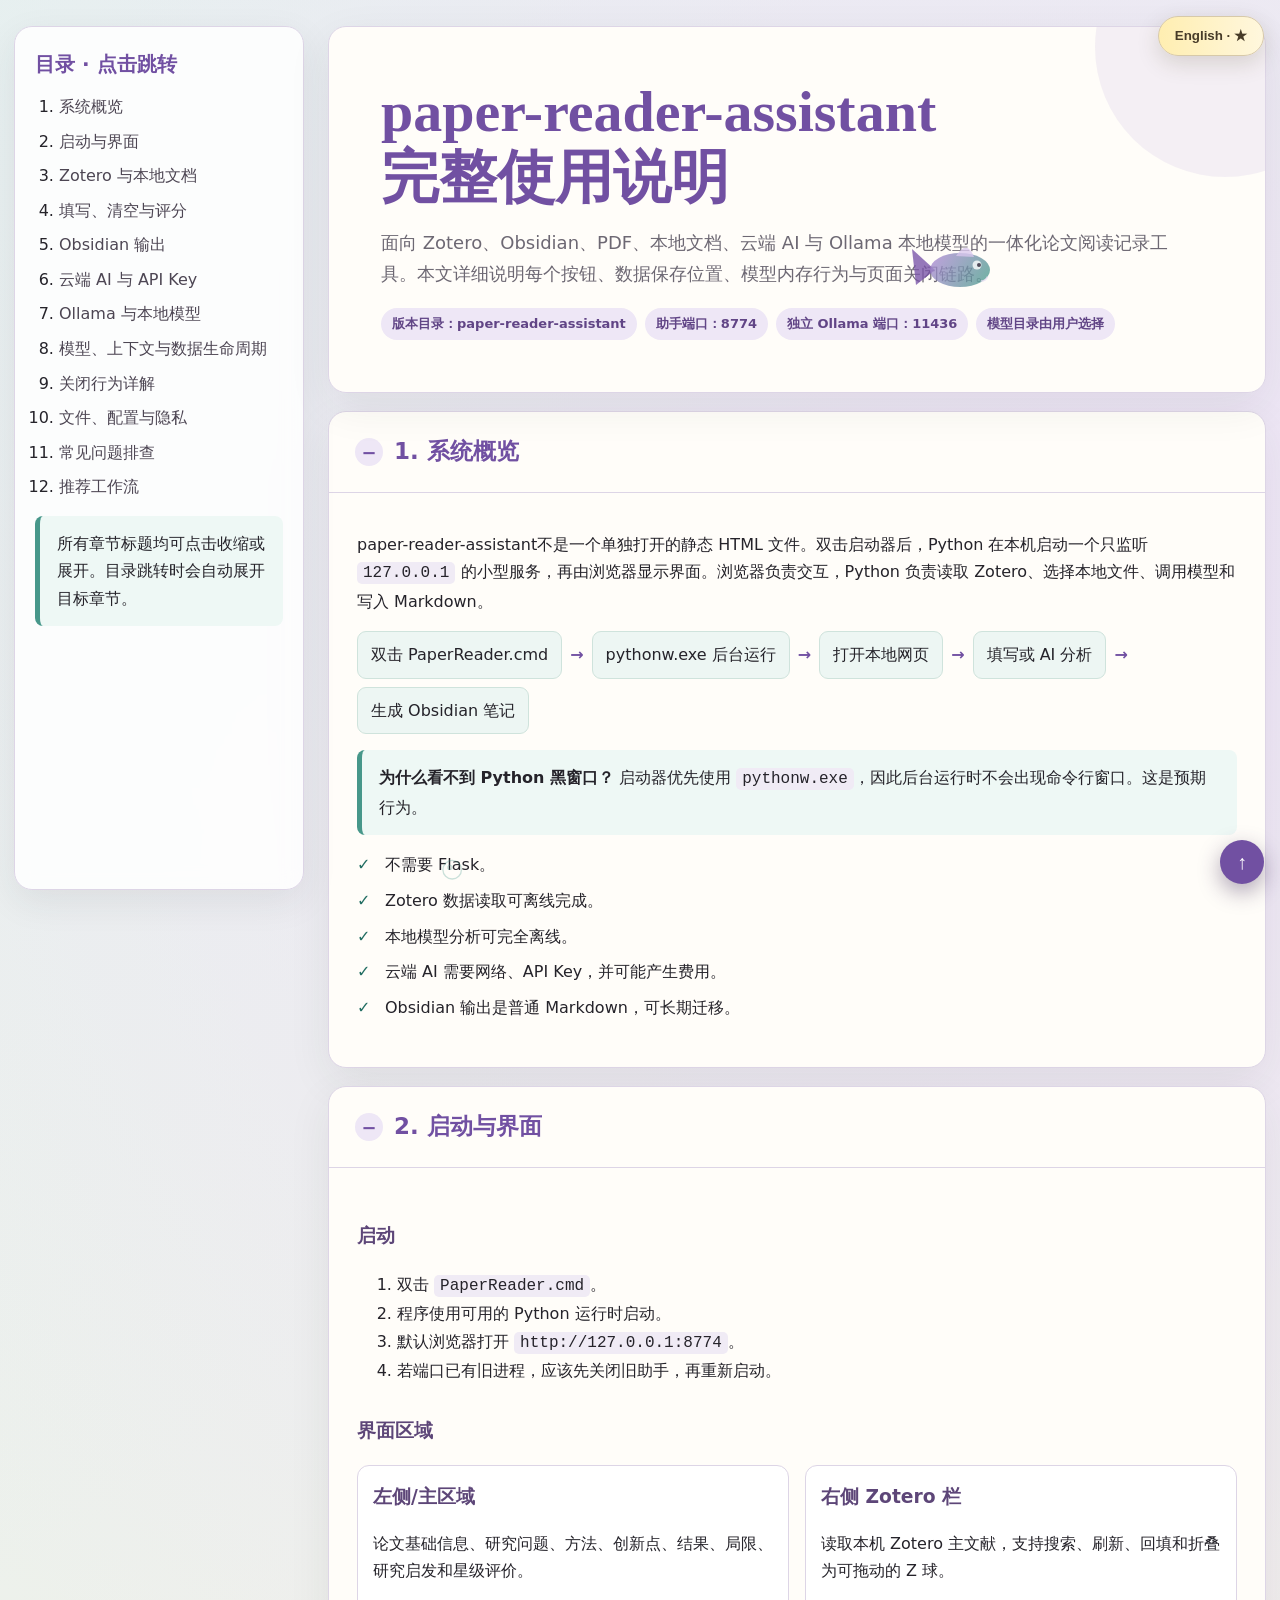
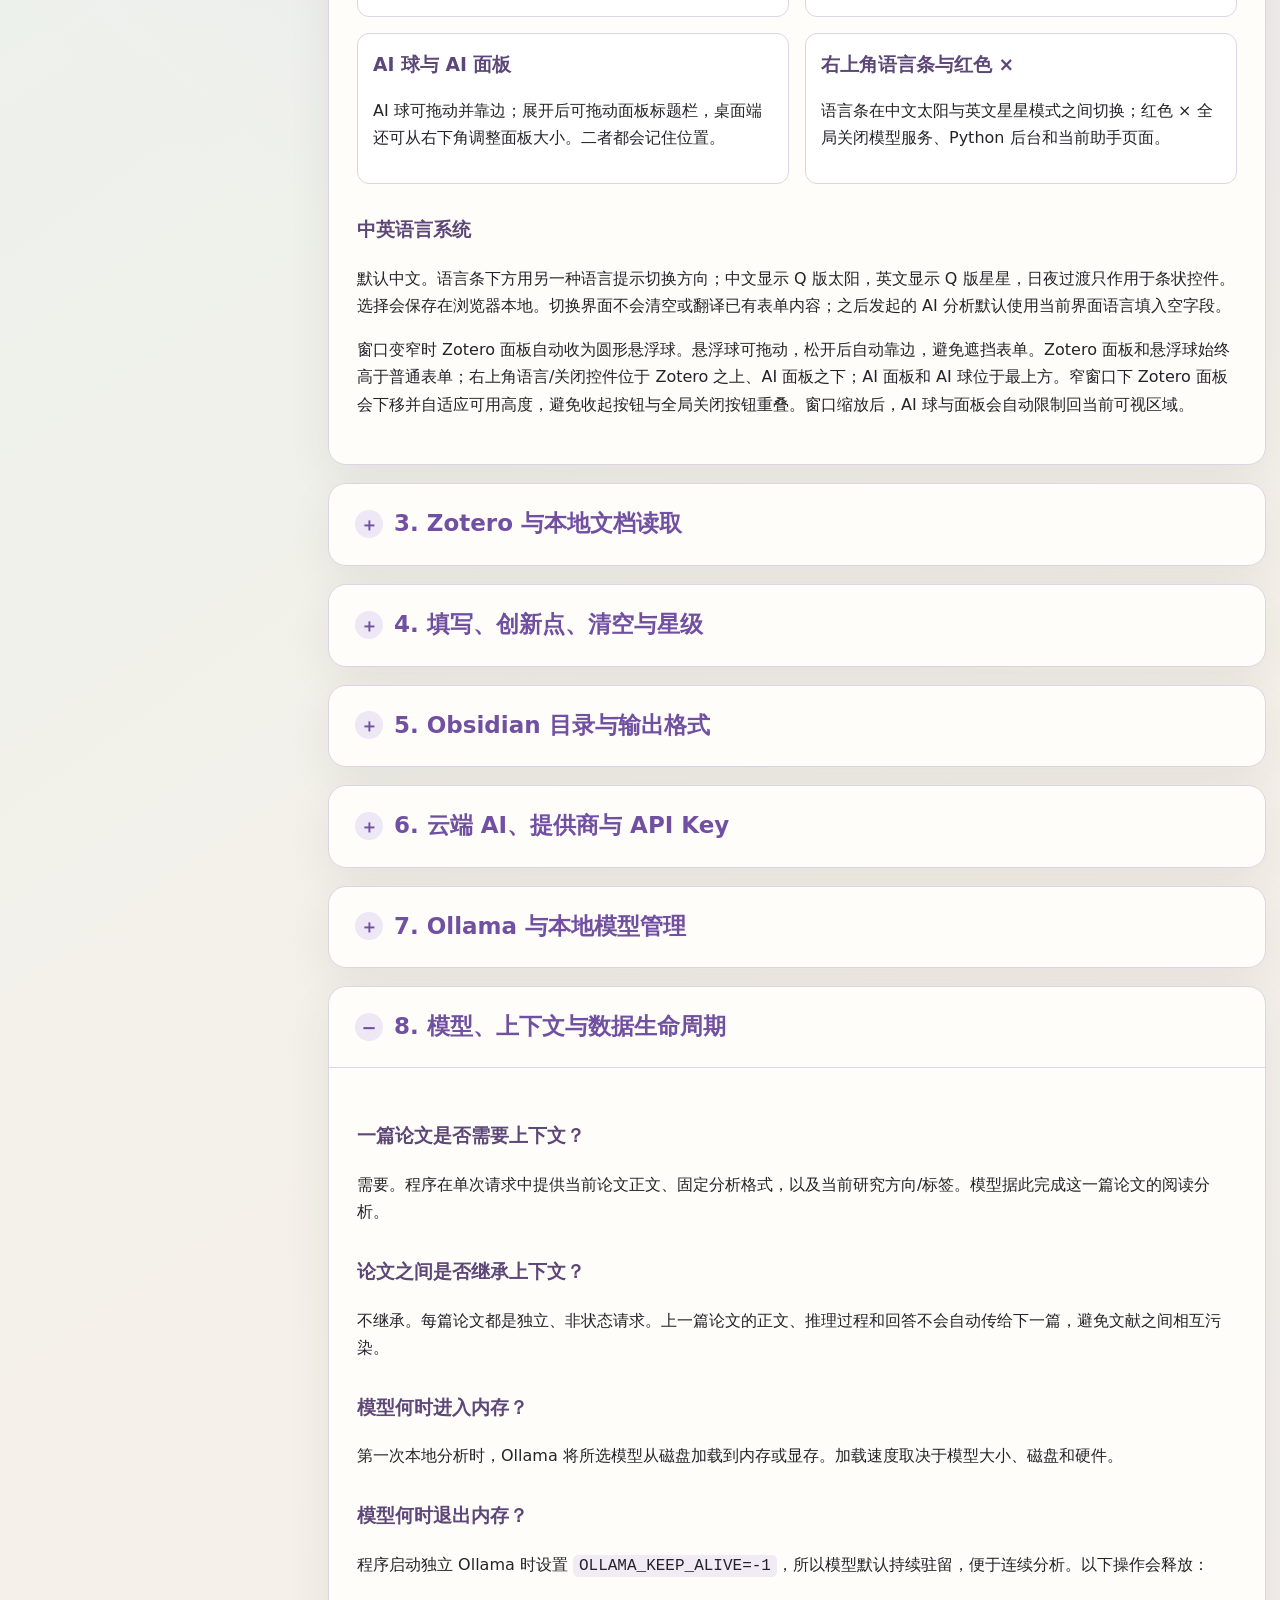
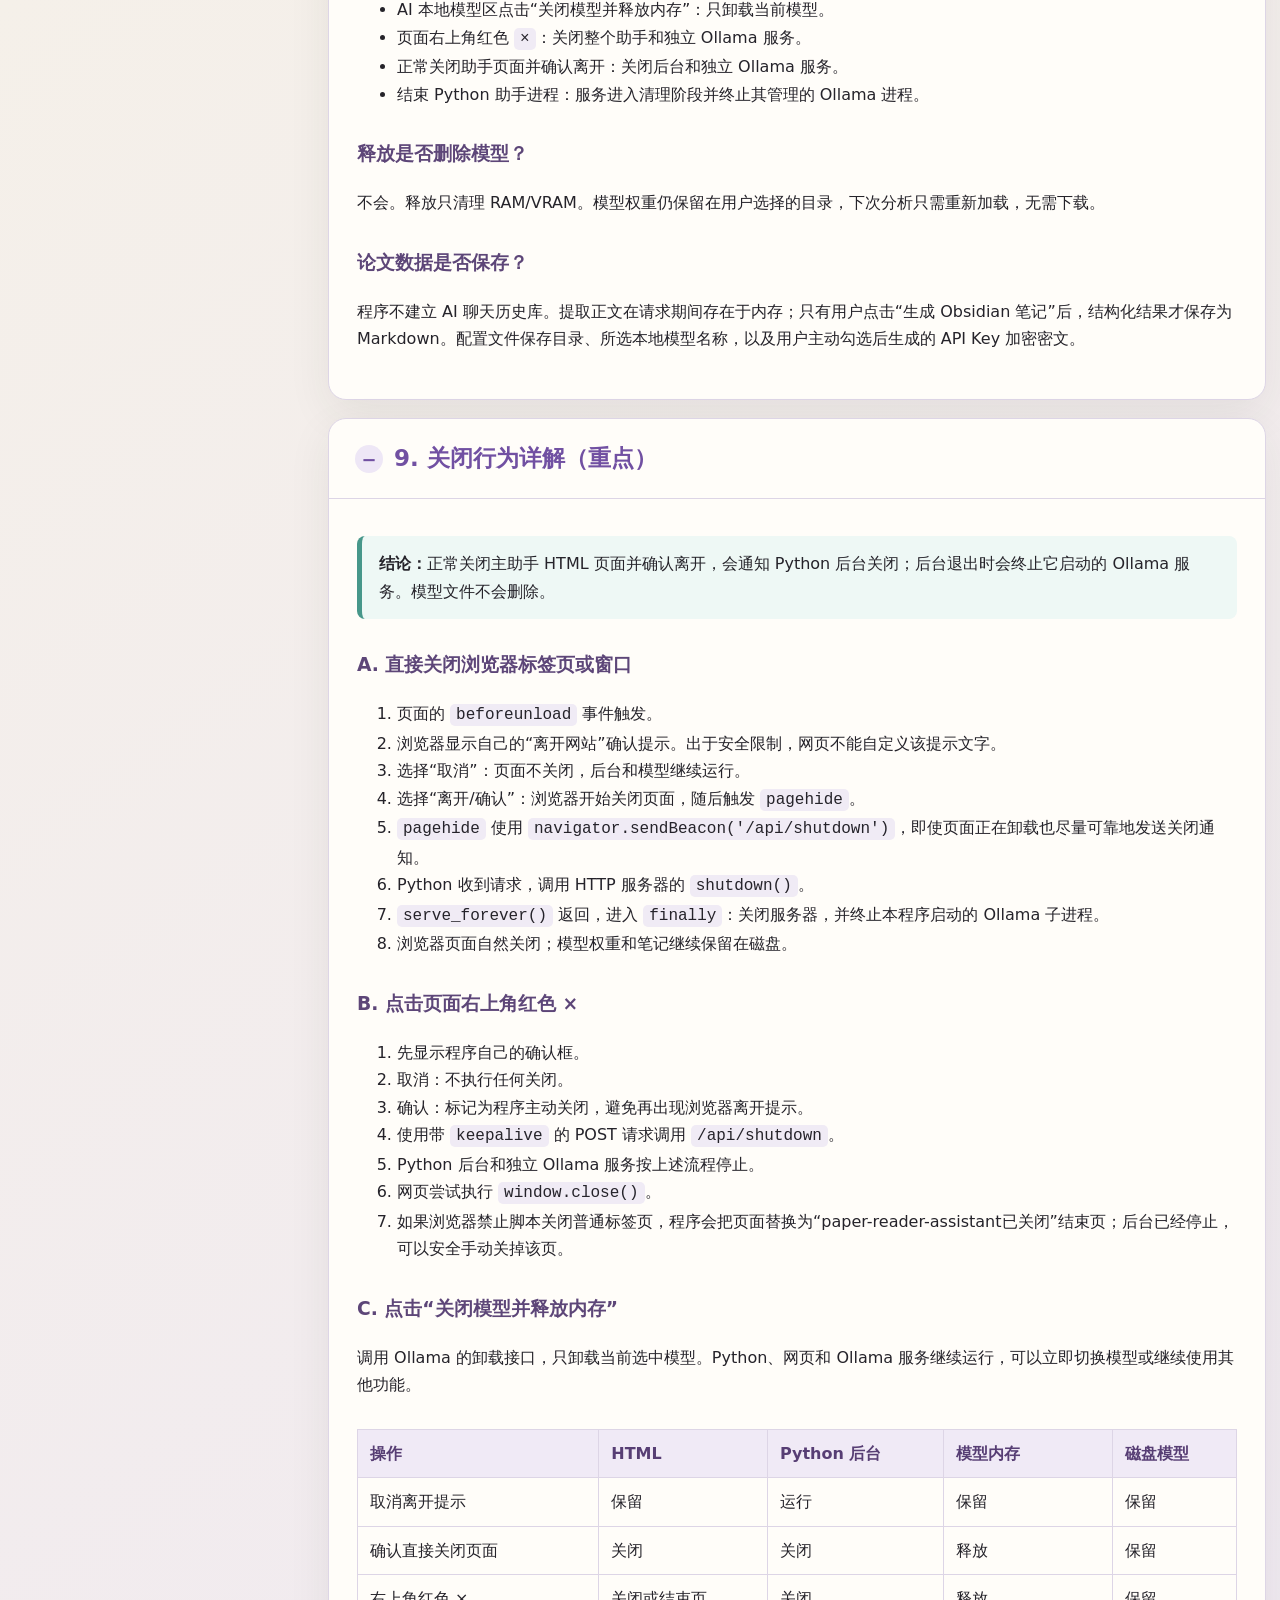
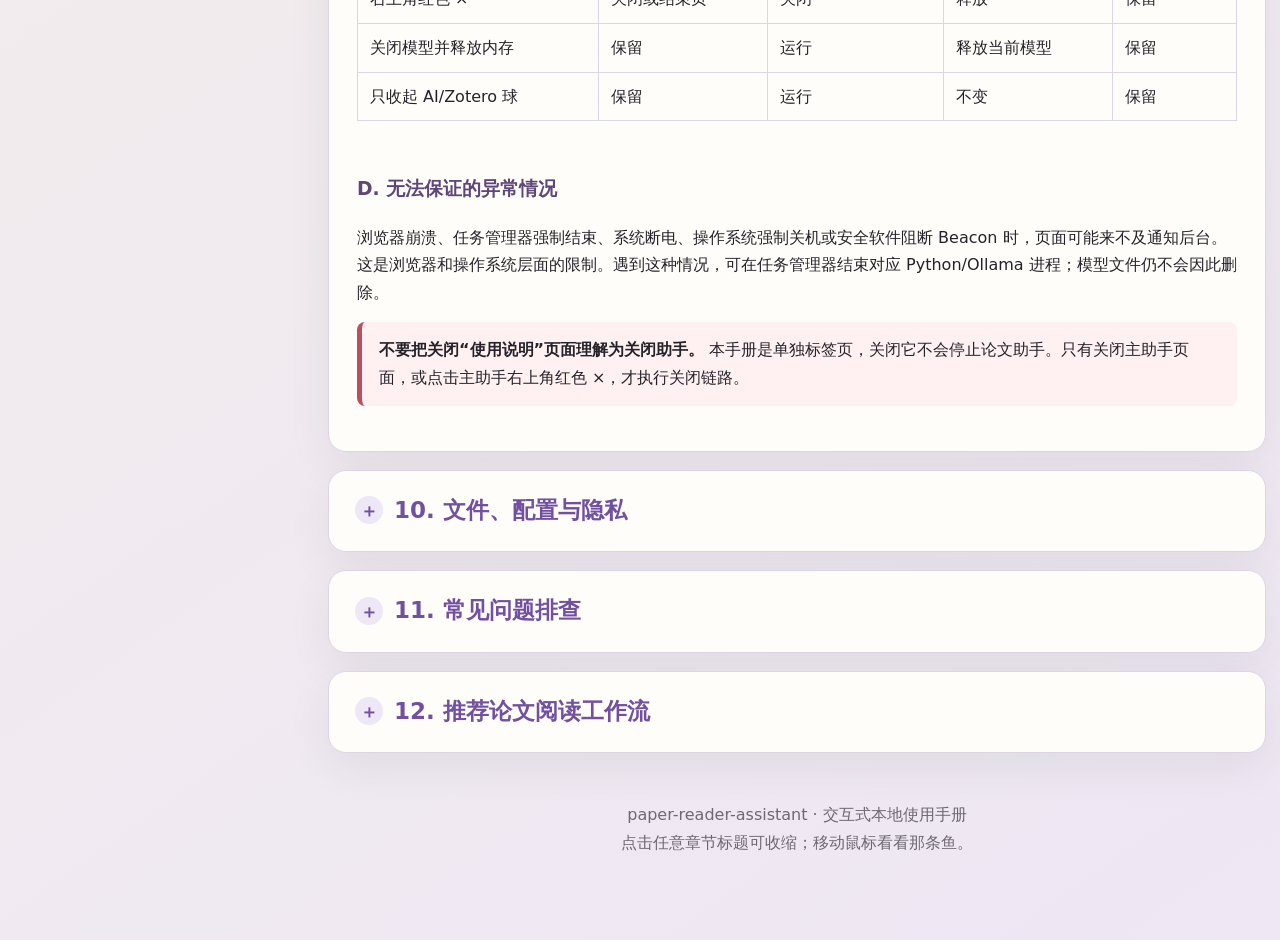
<file: 使用说明.html>
<!doctype html>
<html lang="zh-CN">
<head>
  <meta charset="utf-8">
  <meta name="viewport" content="width=device-width,initial-scale=1">
  <title>paper-reader-assistant · 完整使用说明</title>
  <style>
    :root{--ink:#25232a;--muted:#6d6873;--paper:#fffdf9;--purple:#7150a2;--purple2:#a888cf;--line:#ddd5e6;--sea:#def2ee;--accent:#216d62;--warn:#9a5b2e}
    *{box-sizing:border-box}html{scroll-behavior:smooth;scroll-padding-top:20px}
    body{margin:0;color:var(--ink);background:radial-gradient(circle at 85% 10%,#eee4f7 0,transparent 28%),linear-gradient(145deg,#e5f2ee,#f5f0e9 48%,#eee7f4);font:16px/1.72 system-ui,"Microsoft YaHei",sans-serif}
    a{color:var(--purple)}code{background:#f0ebf5;border-radius:5px;padding:2px 6px}kbd{border:1px solid #b8b1bf;border-bottom-width:2px;border-radius:5px;background:white;padding:1px 6px}
    #life-canvas{position:fixed;inset:0;width:100%;height:100%;z-index:60;pointer-events:none}
    .layout{width:min(1480px,calc(100% - 28px));margin:26px auto 80px;display:grid;grid-template-columns:290px minmax(0,1fr);gap:24px;position:relative;z-index:1}
    nav{position:sticky;top:18px;max-height:calc(100vh - 36px);overflow:auto;background:#ffffffdb;backdrop-filter:blur(10px);border:1px solid var(--line);border-radius:18px;padding:20px;box-shadow:0 12px 36px #27362e14}
    nav h2{margin:0 0 12px;color:var(--purple);font-size:20px}nav ol{margin:0;padding-left:24px}nav li{margin:7px 0}nav a{text-decoration:none;color:#4d4653}nav a:hover{color:var(--purple);text-decoration:underline}
    .content{min-width:0}.hero,.chapter{background:var(--paper);border:1px solid var(--line);border-radius:18px;box-shadow:0 14px 44px #27362e13;margin-bottom:18px}
    .hero{padding:clamp(24px,5vw,52px);overflow:hidden;position:relative}.hero:after{content:"";position:absolute;width:260px;height:260px;border-radius:50%;right:-90px;top:-110px;background:#8d68bd18}
    h1{font:750 clamp(32px,5vw,58px)/1.13 Georgia,"Microsoft YaHei",serif;color:var(--purple);margin:0 0 12px}.lead{font-size:18px;color:var(--muted);max-width:820px}.badges{display:flex;gap:8px;flex-wrap:wrap}.badge{background:#eee7f6;color:#614586;border-radius:999px;padding:5px 11px;font-size:13px;font-weight:700}
    details.chapter{overflow:hidden}summary{cursor:pointer;list-style:none;padding:20px 26px;color:var(--purple);font-size:23px;font-weight:800;border-bottom:1px solid transparent;display:flex;align-items:center;gap:11px}summary::-webkit-details-marker{display:none}summary:before{content:"＋";width:28px;height:28px;border-radius:50%;display:grid;place-items:center;background:#eee7f6;font-size:18px}details[open]>summary{border-bottom-color:var(--line)}details[open]>summary:before{content:"−"}.chapter-body{padding:22px 28px 30px}
    h3{color:#5d4678;margin-top:30px}.callout{border-left:5px solid var(--purple2);background:#f7f3fa;padding:14px 17px;border-radius:8px;margin:15px 0}.callout.info{border-color:#47978a;background:#eef8f5}.callout.warn{border-color:#d28a4d;background:#fff6e8}.callout.danger{border-color:#b8515d;background:#fff0f1}
    table{width:100%;border-collapse:collapse;margin:14px 0 22px;display:table}th,td{border:1px solid var(--line);padding:10px 12px;text-align:left;vertical-align:top}th{background:#f0eaf6;color:#573e74}.table-wrap{overflow:auto}.flow{display:flex;gap:8px;flex-wrap:wrap;align-items:center;margin:16px 0}.flow span{padding:9px 13px;border-radius:9px;background:#edf6f3;border:1px solid #cfe3dc}.flow b{color:var(--purple)}
    .checklist{padding-left:0;list-style:none}.checklist li{margin:8px 0;padding-left:28px;position:relative}.checklist li:before{content:"✓";position:absolute;left:0;color:var(--accent);font-weight:900}.two{display:grid;grid-template-columns:repeat(2,minmax(0,1fr));gap:16px}.mini{border:1px solid var(--line);border-radius:12px;padding:15px;background:#fff}.mini h3{margin:0 0 7px}
    .top{position:fixed;right:16px;bottom:16px;z-index:70;width:44px;height:44px;border:0;border-radius:50%;background:var(--purple);color:white;font-size:20px;cursor:pointer;box-shadow:0 8px 22px #38224f66}.ripple{position:fixed;z-index:59;width:18px;height:18px;border:2px solid #7250a8;border-radius:50%;pointer-events:none;transform:translate(-50%,-50%);animation:ripple .75s ease-out forwards}@keyframes ripple{to{width:130px;height:130px;opacity:0;border-width:1px}}
    .guide-language{position:fixed;right:16px;top:16px;z-index:70;border:1px solid #d7c9a9;border-radius:999px;padding:10px 16px;background:linear-gradient(90deg,#ffeeb1,#fff7dd);color:#473b28;box-shadow:0 7px 22px #4939162b;font-weight:800;cursor:pointer}.guide-language.night{background:linear-gradient(90deg,#22284f,#343061);border-color:#504c82;color:#eef0ff}
    footer{text-align:center;color:var(--muted);padding:30px}
    @media(max-width:950px){.layout{grid-template-columns:1fr}nav{position:relative;top:0;max-height:none}.two{grid-template-columns:1fr}}
    @media(max-width:650px){.layout{width:min(100% - 16px,1480px);margin-top:8px}.chapter-body{padding:18px}summary{padding:17px;font-size:20px}table{min-width:720px}.hero{padding:26px}}
    @media(prefers-reduced-motion:reduce){html{scroll-behavior:auto}#life-canvas{display:none}.ripple{display:none}}
  </style>
</head>
<body>
<canvas id="life-canvas" aria-hidden="true"></canvas>
<button class="guide-language" id="guide-language" type="button">English · ★</button>
<div class="layout" id="top">
  <nav aria-label="目录">
    <h2>目录 · 点击跳转</h2>
    <ol>
      <li><a href="#overview">系统概览</a></li>
      <li><a href="#start">启动与界面</a></li>
      <li><a href="#sources">Zotero 与本地文档</a></li>
      <li><a href="#form">填写、清空与评分</a></li>
      <li><a href="#obsidian">Obsidian 输出</a></li>
      <li><a href="#cloud-ai">云端 AI 与 API Key</a></li>
      <li><a href="#local-ai">Ollama 与本地模型</a></li>
      <li><a href="#model-life">模型、上下文与数据生命周期</a></li>
      <li><a href="#closing">关闭行为详解</a></li>
      <li><a href="#privacy">文件、配置与隐私</a></li>
      <li><a href="#trouble">常见问题排查</a></li>
      <li><a href="#workflow">推荐工作流</a></li>
    </ol>
    <div class="callout info">所有章节标题均可点击收缩或展开。目录跳转时会自动展开目标章节。</div>
  </nav>

  <main class="content">
    <header class="hero">
      <h1>paper-reader-assistant<br>完整使用说明</h1>
      <p class="lead">面向 Zotero、Obsidian、PDF、本地文档、云端 AI 与 Ollama 本地模型的一体化论文阅读记录工具。本文详细说明每个按钮、数据保存位置、模型内存行为与页面关闭链路。</p>
      <div class="badges"><span class="badge">版本目录：paper-reader-assistant</span><span class="badge">助手端口：8774</span><span class="badge">独立 Ollama 端口：11436</span><span class="badge">模型目录由用户选择</span></div>
    </header>

    <details class="chapter" id="overview" open><summary>1. 系统概览</summary><div class="chapter-body">
      <p>paper-reader-assistant不是一个单独打开的静态 HTML 文件。双击启动器后，Python 在本机启动一个只监听 <code>127.0.0.1</code> 的小型服务，再由浏览器显示界面。浏览器负责交互，Python 负责读取 Zotero、选择本地文件、调用模型和写入 Markdown。</p>
      <div class="flow"><span>双击 PaperReader.cmd</span><b>→</b><span>pythonw.exe 后台运行</span><b>→</b><span>打开本地网页</span><b>→</b><span>填写或 AI 分析</span><b>→</b><span>生成 Obsidian 笔记</span></div>
      <div class="callout info"><strong>为什么看不到 Python 黑窗口？</strong> 启动器优先使用 <code>pythonw.exe</code>，因此后台运行时不会出现命令行窗口。这是预期行为。</div>
      <ul class="checklist"><li>不需要 Flask。</li><li>Zotero 数据读取可离线完成。</li><li>本地模型分析可完全离线。</li><li>云端 AI 需要网络、API Key，并可能产生费用。</li><li>Obsidian 输出是普通 Markdown，可长期迁移。</li></ul>
    </div></details>

    <details class="chapter" id="start" open><summary>2. 启动与界面</summary><div class="chapter-body">
      <h3>启动</h3><ol><li>双击 <code>PaperReader.cmd</code>。</li><li>程序使用可用的 Python 运行时启动。</li><li>默认浏览器打开 <code>http://127.0.0.1:8774</code>。</li><li>若端口已有旧进程，应该先关闭旧助手，再重新启动。</li></ol>
      <h3>界面区域</h3><div class="two"><div class="mini"><h3>左侧/主区域</h3><p>论文基础信息、研究问题、方法、创新点、结果、局限、研究启发和星级评价。</p></div><div class="mini"><h3>右侧 Zotero 栏</h3><p>读取本机 Zotero 主文献，支持搜索、刷新、回填和折叠为可拖动的 Z 球。</p></div><div class="mini"><h3>AI 球与 AI 面板</h3><p>AI 球可拖动并靠边；展开后可拖动面板标题栏，桌面端还可从右下角调整面板大小。二者都会记住位置。</p></div><div class="mini"><h3>右上角语言条与红色 ×</h3><p>语言条在中文太阳与英文星星模式之间切换；红色 × 全局关闭模型服务、Python 后台和当前助手页面。</p></div></div>
      <h3>中英语言系统</h3><p>默认中文。语言条下方用另一种语言提示切换方向；中文显示 Q 版太阳，英文显示 Q 版星星，日夜过渡只作用于条状控件。选择会保存在浏览器本地。切换界面不会清空或翻译已有表单内容；之后发起的 AI 分析默认使用当前界面语言填入空字段。</p>
      <p>窗口变窄时 Zotero 面板自动收为圆形悬浮球。悬浮球可拖动，松开后自动靠边，避免遮挡表单。Zotero 面板和悬浮球始终高于普通表单；右上角语言/关闭控件位于 Zotero 之上、AI 面板之下；AI 面板和 AI 球位于最上方。窄窗口下 Zotero 面板会下移并自适应可用高度，避免收起按钮与全局关闭按钮重叠。窗口缩放后，AI 球与面板会自动限制回当前可视区域。</p>
    </div></details>

    <details class="chapter" id="sources"><summary>3. Zotero 与本地文档读取</summary><div class="chapter-body">
      <h3>Zotero 读取</h3><p>程序以只读方式访问用户目录下的 <code>Zotero/zotero.sqlite</code>，不会修改数据库。Zotero 打开并锁定数据库时，程序使用不可变只读连接读取。</p>
      <ul><li>读取题目、作者、期刊/会议、年份、标签和所属分类。</li><li>过滤附件、笔记、批注和回收站项目，只显示主文献。</li><li>点击文献后回填基础字段，并通过 <code>zotero://</code> 定位 Zotero 条目。</li><li>若检测到已下载 PDF，同时记录其路径供 AI 阅读。</li><li>“研究方向”不是 Zotero 的统一标准字段，因此不强制从 Zotero 回填。</li></ul>
      <h3>读取本地文档</h3><p>支持 PDF、DOCX、Markdown 和 TXT。PDF/DOCX 优先读取文件内嵌的题目、作者、年份与主题；缺少题目时使用文件名，不联网猜测缺失信息。</p>
      <div class="callout warn">读取本地文档只导入当前表单，不会自动把文件写进 Zotero 数据库。直接写 Zotero SQLite 可能损坏文献库，因此程序坚持只读。</div>
      <h3>PDF 正文提取</h3><p>Zotero PDF 优先使用同目录的 <code>.zotero-ft-cache</code>，速度快且离线。其他 PDF 尝试使用 <code>pypdf</code>。扫描件若没有文字层，需要 OCR，当前版本不会凭空识别图片文字。</p>
    </div></details>

    <details class="chapter" id="form"><summary>4. 填写、创新点、清空与星级</summary><div class="chapter-body">
      <h3>表单内容</h3><p>包含基本信息、研究背景、研究缺口、数据来源、技术路线、核心方法、实验指标、主要结论、论文不足、可借鉴方法、未来方向和一句话总结。</p>
      <h3>动态创新点</h3><p>默认显示两个创新点。点击“添加创新点”可继续增加；每项都可单独删除。生成 Markdown 时会按实际数量编号，不再限制为两个。</p>
      <h3>星级评价</h3><p>创新性、工程价值和相关性初始都是“未评价”。可人工选择一至五星，也可由 AI 自动填写。相关性会参考表单中的研究方向和标签；没有研究背景时应保持未评价。</p>
      <h3>AI 不覆盖规则</h3><p>AI 只填当前为空的输入框、空白创新点和“未评价”的星级。已经人工填写的内容和已经选择的星级不会被覆盖。</p>
      <h3>一键清空</h3><p>清除全部表单内容，创新点恢复为两个空项，三个评分恢复“未评价”，当前 AI 文档路径也会清除。Obsidian 中已经生成的笔记不受影响。</p>
    </div></details>

    <details class="chapter" id="obsidian"><summary>5. Obsidian 目录与输出格式</summary><div class="chapter-body">
      <h3>选择目录</h3><p>首次提供一个默认论文目录，也可点击“选择 Obsidian 目录”切换到其他仓库或文件夹。最近一次选择写入 <code>config.json</code>，下次自动沿用。</p>
      <h3>文件名</h3><p>格式为 <code>YYYY-MM-DD_论文标题.md</code>。Windows 非法字符自动替换。同名文件不会覆盖，而是追加 <code>_2</code>、<code>_3</code>。</p>
      <h3>笔记结构</h3><ul><li>YAML：题目、作者、期刊、年份、标签和日期。</li><li>紫色章节标题，保持克制。</li><li>正文使用 Obsidian 原生 callout 框，无需额外主题。</li><li>“1. 基本信息”是独立 Markdown 标题，信息框位于标题下方。</li><li>评分以表格形式写入；未评分时显示“未评价”。</li></ul>
      <div class="callout info">网页底部的“论文阅读时间指导”只用于阅读参考，不会写入 Markdown。</div>
    </div></details>

    <details class="chapter" id="cloud-ai"><summary>6. 云端 AI、提供商与 API Key</summary><div class="chapter-body">
      <h3>支持的接口</h3><ul><li>OpenAI / ChatGPT API：默认云端接口，默认模型 <code>chat-latest</code>。</li><li>DeepSeek 官方 API。</li><li>豆包 / 火山方舟官方 API。</li><li>自定义 OpenAI Chat Completions 兼容接口。</li></ul>
      <h3>API Key 生命周期与可选保存</h3><p>默认不保存：在当前网页打开期间输入一次，可连续分析多篇论文；刷新或关闭后清除。若勾选“保存此接口的 API Key”再分析，程序会用 Windows DPAPI 按当前登录用户加密后写入 <code>config.json</code>，下次选择同一提供商时自动载入。其他 Windows 用户无法直接解密。取消勾选并执行分析，会删除该提供商已保存的 Key。</p>
      <div class="callout warn"><strong>保存仍需谨慎。</strong> 加密能避免配置文件出现明文，但无法抵御已经控制当前 Windows 账户的恶意程序。共享电脑、公共电脑和高保密项目建议保持不勾选。</div>
      <div class="callout warn"><strong>ChatGPT Plus/Pro 订阅不等于 OpenAI API 额度。</strong> 云端 API 通常需要单独创建 API Key 并按量计费。</div>
      <h3>上传什么</h3><p>程序提取论文文字并发送给所选云端服务商，不直接上传整个 Zotero 数据库。长文档会保留首尾并截断中间内容以控制上下文和费用。使用前应确认论文授权、保密要求和服务商隐私条款。</p>
      <h3>固定输出与语言</h3><p>模型被要求只返回固定 JSON，包括研究方向、背景、问题、方法、创新点、结果、局限、启发、标签和三个星级。“AI 填空语言”可选“跟随当前界面（默认）”、中文或 English。因此中文界面也能单独要求英文结果，反之亦然。无证据的信息应返回空字符串，不能编造。</p>
    </div></details>

    <details class="chapter" id="local-ai"><summary>7. Ollama 与本地模型管理</summary><div class="chapter-body">
      <h3>Ollama 是什么</h3><p>Ollama 是本地大语言模型运行器，负责下载、保存、加载模型并提供本机 API。论文内容在电脑本地处理，不发送给 OpenAI、DeepSeek 或豆包。</p>
      <h3>运行时与模型文件分离</h3><p>可正常安装 Ollama，也可将完整 Windows 独立运行时放入 <code>runtime</code> 文件夹。模型目录不固定在程序内部：首次使用必须自行选择磁盘和文件夹，适合复制给其他人使用。</p>
      <h3>独立服务</h3><p>本程序在 <code>127.0.0.1:11436</code> 启动独立 Ollama 服务，并通过 <code>OLLAMA_MODELS</code> 指向用户选择的目录，不干扰系统默认的 11434 服务及旧版 11435 服务。</p>
      <h3>模型下载</h3><p>模型管理页提供 Qwen2.5、Llama 3.x 和 DeepSeek-R1 的多种大小。下载在后台执行，完成后自动切换本地模型分析页面。模型可达数十 GB，应确保磁盘空间和网络稳定。</p>
      <h3>已有模型</h3><p>选择的已有目录应是 Ollama 模型库，通常包含 <code>manifests</code> 和 <code>blobs</code>。单独的 GGUF 文件不能直接作为 Ollama 模型库，需先用 Modelfile 注册。</p>
      <div class="table-wrap"><table><thead><tr><th>规模</th><th>典型下载量</th><th>最低建议内存</th><th>使用感受</th></tr></thead><tbody><tr><td>1.5B–3B</td><td>约 1–2 GB</td><td>8 GB</td><td>速度快，适合提取和简单摘要。</td></tr><tr><td>7B–8B</td><td>约 4.7–5 GB</td><td>16 GB</td><td>入门论文总结；CPU 可运行但较慢。</td></tr><tr><td>14B</td><td>约 9 GB</td><td>24 GB</td><td>科研分析质量更好，建议 10–12 GB 显存。</td></tr><tr><td>32B</td><td>约 20 GB</td><td>48 GB</td><td>推理更强，建议 20–24 GB 显存。</td></tr></tbody></table></div>
      <p class="callout warn">配置是常见量化模型的经验建议。上下文越长，内存占用越高；没有独显也能 CPU 推理，但大型模型可能非常慢。</p>
    </div></details>

    <details class="chapter" id="model-life" open><summary>8. 模型、上下文与数据生命周期</summary><div class="chapter-body">
      <h3>一篇论文是否需要上下文？</h3><p>需要。程序在单次请求中提供当前论文正文、固定分析格式，以及当前研究方向/标签。模型据此完成这一篇论文的阅读分析。</p>
      <h3>论文之间是否继承上下文？</h3><p>不继承。每篇论文都是独立、非状态请求。上一篇论文的正文、推理过程和回答不会自动传给下一篇，避免文献之间相互污染。</p>
      <h3>模型何时进入内存？</h3><p>第一次本地分析时，Ollama 将所选模型从磁盘加载到内存或显存。加载速度取决于模型大小、磁盘和硬件。</p>
      <h3>模型何时退出内存？</h3><p>程序启动独立 Ollama 时设置 <code>OLLAMA_KEEP_ALIVE=-1</code>，所以模型默认持续驻留，便于连续分析。以下操作会释放：</p>
      <ul><li>AI 本地模型区点击“关闭模型并释放内存”：只卸载当前模型。</li><li>页面右上角红色 <code>×</code>：关闭整个助手和独立 Ollama 服务。</li><li>正常关闭助手页面并确认离开：关闭后台和独立 Ollama 服务。</li><li>结束 Python 助手进程：服务进入清理阶段并终止其管理的 Ollama 进程。</li></ul>
      <h3>释放是否删除模型？</h3><p>不会。释放只清理 RAM/VRAM。模型权重仍保留在用户选择的目录，下次分析只需重新加载，无需下载。</p>
      <h3>论文数据是否保存？</h3><p>程序不建立 AI 聊天历史库。提取正文在请求期间存在于内存；只有用户点击“生成 Obsidian 笔记”后，结构化结果才保存为 Markdown。配置文件保存目录、所选本地模型名称，以及用户主动勾选后生成的 API Key 加密密文。</p>
    </div></details>

    <details class="chapter" id="closing" open><summary>9. 关闭行为详解（重点）</summary><div class="chapter-body">
      <div class="callout info"><strong>结论：</strong>正常关闭主助手 HTML 页面并确认离开，会通知 Python 后台关闭；后台退出时会终止它启动的 Ollama 服务。模型文件不会删除。</div>
      <h3>A. 直接关闭浏览器标签页或窗口</h3><ol><li>页面的 <code>beforeunload</code> 事件触发。</li><li>浏览器显示自己的“离开网站”确认提示。出于安全限制，网页不能自定义该提示文字。</li><li>选择“取消”：页面不关闭，后台和模型继续运行。</li><li>选择“离开/确认”：浏览器开始关闭页面，随后触发 <code>pagehide</code>。</li><li><code>pagehide</code> 使用 <code>navigator.sendBeacon('/api/shutdown')</code>，即使页面正在卸载也尽量可靠地发送关闭通知。</li><li>Python 收到请求，调用 HTTP 服务器的 <code>shutdown()</code>。</li><li><code>serve_forever()</code> 返回，进入 <code>finally</code>：关闭服务器，并终止本程序启动的 Ollama 子进程。</li><li>浏览器页面自然关闭；模型权重和笔记继续保留在磁盘。</li></ol>
      <h3>B. 点击页面右上角红色 ×</h3><ol><li>先显示程序自己的确认框。</li><li>取消：不执行任何关闭。</li><li>确认：标记为程序主动关闭，避免再出现浏览器离开提示。</li><li>使用带 <code>keepalive</code> 的 POST 请求调用 <code>/api/shutdown</code>。</li><li>Python 后台和独立 Ollama 服务按上述流程停止。</li><li>网页尝试执行 <code>window.close()</code>。</li><li>如果浏览器禁止脚本关闭普通标签页，程序会把页面替换为“paper-reader-assistant已关闭”结束页；后台已经停止，可以安全手动关掉该页。</li></ol>
      <h3>C. 点击“关闭模型并释放内存”</h3><p>调用 Ollama 的卸载接口，只卸载当前选中模型。Python、网页和 Ollama 服务继续运行，可以立即切换模型或继续使用其他功能。</p>
      <div class="table-wrap"><table><thead><tr><th>操作</th><th>HTML</th><th>Python 后台</th><th>模型内存</th><th>磁盘模型</th></tr></thead><tbody><tr><td>取消离开提示</td><td>保留</td><td>运行</td><td>保留</td><td>保留</td></tr><tr><td>确认直接关闭页面</td><td>关闭</td><td>关闭</td><td>释放</td><td>保留</td></tr><tr><td>右上角红色 ×</td><td>关闭或结束页</td><td>关闭</td><td>释放</td><td>保留</td></tr><tr><td>关闭模型并释放内存</td><td>保留</td><td>运行</td><td>释放当前模型</td><td>保留</td></tr><tr><td>只收起 AI/Zotero 球</td><td>保留</td><td>运行</td><td>不变</td><td>保留</td></tr></tbody></table></div>
      <h3>D. 无法保证的异常情况</h3><p>浏览器崩溃、任务管理器强制结束、系统断电、操作系统强制关机或安全软件阻断 Beacon 时，页面可能来不及通知后台。这是浏览器和操作系统层面的限制。遇到这种情况，可在任务管理器结束对应 Python/Ollama 进程；模型文件仍不会因此删除。</p>
      <div class="callout danger"><strong>不要把关闭“使用说明”页面理解为关闭助手。</strong> 本手册是单独标签页，关闭它不会停止论文助手。只有关闭主助手页面，或点击主助手右上角红色 ×，才执行关闭链路。</div>
    </div></details>

    <details class="chapter" id="privacy"><summary>10. 文件、配置与隐私</summary><div class="chapter-body">
      <div class="table-wrap"><table><thead><tr><th>数据</th><th>保存位置/生命周期</th><th>是否上传</th></tr></thead><tbody><tr><td>Obsidian 笔记</td><td>用户选择的论文目录，长期保存</td><td>程序不主动上传</td></tr><tr><td>本地模型权重</td><td>用户选择的 Ollama 模型目录，长期保存</td><td>下载自模型仓库；分析时本地使用</td></tr><tr><td>output_dir、model_dir、local_model</td><td><code>config.json</code></td><td>不上传</td></tr><tr><td>API Key</td><td>默认仅网页会话；主动勾选后以 Windows 用户级密文保存</td><td>仅发给所选 API 服务进行鉴权</td></tr><tr><td>PDF 提取文字</td><td>请求期间在内存</td><td>云端模式会发送；本地模式不发送</td></tr><tr><td>Zotero 数据库</td><td>原位置只读访问</td><td>不整体上传</td></tr></tbody></table></div>
      <p>选择云端模型前，应检查论文是否涉及未公开实验、合作单位数据、商业秘密、个人信息或受限版权内容。本地模型适合高隐私场景，但仍需保护模型目录和生成笔记。</p>
    </div></details>

    <details class="chapter" id="trouble"><summary>11. 常见问题排查</summary><div class="chapter-body">
      <h3>双击 CMD 没反应</h3><p>确认使用英文名 <code>PaperReader.cmd</code>；程序会尝试 Codex 自带 Python、系统 <code>pythonw.exe</code> 或 <code>python.exe</code>。安全软件可能阻止脚本或本地端口。</p>
      <h3>页面打不开</h3><p>重新双击启动器。若旧版本端口仍存在，使用当前版本地址 <code>127.0.0.1:8774</code>。不要直接双击 templates/index.html，因为保存功能需要 Python 后台。</p>
      <h3>Zotero 列表为空</h3><p>确认 Zotero 数据目录在用户目录、数据库存在，且文献不是只有附件。点击“刷新”。Zotero 主文献和 PDF 附件的数量不同是正常的。</p>
      <h3>本地 PDF 没有作者/期刊</h3><p>许多 PDF 没有正确内嵌元数据；离线情况下程序不会猜测。可从 Zotero 导入或人工填写。</p>
      <h3>本地模型下载失败</h3><p>确认已安装 Ollama 或完整运行时位于 <code>runtime</code>，已选择模型目录，磁盘空间充足，网络能访问模型仓库。</p>
      <h3>选择已有目录却找不到模型</h3><p>目录必须是 Ollama 模型库结构。单个 GGUF 文件需要先注册。若独立 11436 服务被旧进程占用，应先关闭旧助手。</p>
      <h3>AI JSON 解析失败</h3><p>小模型可能不稳定遵守 JSON 格式。尝试 Qwen2.5 7B/14B 或更强模型；也可降低论文截取长度或改用云端模型。</p>
      <h3>扫描 PDF 无正文</h3><p>扫描件需要 OCR。先用 Zotero、Adobe、OCRmyPDF 等工具生成文字层，再导入。</p>
      <h3>红色 × 没关掉标签页</h3><p>浏览器可能禁止脚本关闭非脚本创建的标签页。只要出现“助手已关闭”结束页，后台和模型服务已经停止，手动关闭标签即可。</p>
    </div></details>

    <details class="chapter" id="workflow"><summary>12. 推荐论文阅读工作流</summary><div class="chapter-body">
      <ol><li>双击 <code>PaperReader.cmd</code>。</li><li>从 Zotero 选择已下载论文，或点击“读取本地文档”。</li><li>检查题目、作者、期刊、年份和标签。</li><li>选择云端或本地 AI。涉及敏感内容时优先本地模型。</li><li>填写研究方向和标签后运行 AI，以便评价相关性。</li><li>人工核对 AI 提炼的研究问题、方法、创新点、结果与星级。</li><li>补充“对我的研究启发”，这是最需要个人判断的部分。</li><li>点击“生成 Obsidian 笔记”。</li><li>点击“一键清空”，继续下一篇。</li><li>全部完成后点击主页面右上角红色 ×，关闭模型、后台和页面。</li></ol>
      <div class="callout info">AI 是结构化阅读助手，不是事实裁判。实验数字、对比结论、局限和引用位置都应回到原文核对。</div>
    </div></details>

    <footer>paper-reader-assistant · 交互式本地使用手册<br>点击任意章节标题可收缩；移动鼠标看看那条鱼。</footer>
  </main>
</div>
<button class="top" type="button" title="返回顶部" onclick="scrollTo({top:0,behavior:'smooth'})">↑</button>
<script>
  let guideLanguage=new URLSearchParams(location.search).get('lang')||localStorage.getItem('paperReaderLanguage')||'zh';
  guideLanguage=guideLanguage==='en'?'en':'zh';
  const guideLanguageButton=document.querySelector('#guide-language');
  function renderEnglishGuide(){
    document.documentElement.lang='en'; document.title='paper-reader-assistant · Complete User Guide';
    document.querySelector('nav').innerHTML=`<h2>Contents · Click to jump</h2><ol>
      <li><a href="#overview">System Overview</a></li><li><a href="#start">Startup and Interface</a></li><li><a href="#sources">Zotero and Local Documents</a></li><li><a href="#form">Form, Clear, and Ratings</a></li><li><a href="#obsidian">Obsidian Output</a></li><li><a href="#cloud-ai">Cloud AI and API Keys</a></li><li><a href="#local-ai">Ollama and Local Models</a></li><li><a href="#model-life">Model, Context, and Data Lifecycle</a></li><li><a href="#closing">Closing Behavior</a></li><li><a href="#privacy">Files, Configuration, and Privacy</a></li><li><a href="#trouble">Troubleshooting</a></li><li><a href="#workflow">Recommended Workflow</a></li></ol><div class="callout info">Click any chapter heading to collapse or expand it. A contents link automatically opens its target chapter.</div>`;
    document.querySelector('main.content').innerHTML=`
      <header class="hero"><h1>paper-reader-assistant<br>Complete User Guide</h1><p class="lead">An integrated local workflow for Zotero, Obsidian, PDFs, cloud AI, and Ollama models. This guide explains every main control, storage behavior, model-memory lifecycle, and shutdown path.</p><div class="badges"><span class="badge">Version: paper-reader-assistant</span><span class="badge">Assistant: 8774</span><span class="badge">Managed Ollama: 11436</span><span class="badge">User-selected model folder</span></div></header>
      <details class="chapter" id="overview" open><summary>1. System Overview</summary><div class="chapter-body"><p>This is not a standalone static HTML file. Double-clicking <code>PaperReader.cmd</code> starts a small Python service bound only to <code>127.0.0.1</code>, then opens the browser UI. The browser handles interaction; Python reads Zotero, opens local file pickers, calls AI models, and writes Markdown.</p><div class="flow"><span>PaperReader.cmd</span><b>→</b><span>pythonw.exe</span><b>→</b><span>local web page</span><b>→</b><span>manual or AI analysis</span><b>→</b><span>Obsidian note</span></div><ul class="checklist"><li>No Flask dependency.</li><li>Zotero reading works offline.</li><li>Local-model analysis can be fully offline.</li><li>Cloud AI requires a network connection and may cost money.</li><li>Output is portable Markdown.</li></ul></div></details>
      <details class="chapter" id="start" open><summary>2. Startup and Interface</summary><div class="chapter-body"><h3>Start</h3><ol><li>Double-click <code>PaperReader.cmd</code>.</li><li>Your default browser opens <code>http://127.0.0.1:8774</code>.</li><li>If an old process owns the port, close that assistant first.</li></ol><h3>Language control</h3><p>Chinese is the first-run default. The top-right strip switches between a cute sun for Chinese and a cute star for English; only the strip animates between day and night. The alternate language appears below the strip. The preference is kept in browser storage.</p><div class="callout info">Switching languages does not clear, translate, or overwrite existing form text. New AI analysis follows the current UI language and fills only blank fields.</div><h3>Floating layers and movement</h3><p>Zotero stays above ordinary form content. The language and close controls sit above Zotero but below the AI panel. The AI ball and expanded AI panel are the highest regular floating layer. On narrow windows the Zotero panel moves below the top controls, becomes slightly narrower, and adapts its height so its collapse button cannot overlap the global close button.</p><p>Drag the AI ball to move it and snap it to an edge. Drag the AI panel by its title bar; on desktop, resize it from the lower-right corner. Positions are remembered and clamped back into the visible area after viewport resizing.</p></div></details>
      <details class="chapter" id="sources"><summary>3. Zotero and Local Documents</summary><div class="chapter-body"><h3>Zotero</h3><p>The program opens <code>Zotero/zotero.sqlite</code> read-only. It reads title, authors, journal or conference, year, tags, collections, and a local PDF path when available. Clicking an item fills basic fields and opens the Zotero item through <code>zotero://</code>. Research area is not a standardized Zotero field and is not forced.</p><h3>Local files</h3><p>PDF, DOCX, Markdown, and TXT are supported. Embedded metadata is used where available; missing facts are not guessed online. Zotero full-text cache is preferred for PDFs, otherwise <code>pypdf</code> is used. Image-only scans need OCR.</p><div class="callout warn">Reading a local file does not add it to Zotero. The program never writes directly to Zotero SQLite.</div></div></details>
      <details class="chapter" id="form"><summary>4. Form, Innovations, Clear, and Ratings</summary><div class="chapter-body"><p>The form covers metadata, background, gap, data, route, method, innovations, results, limitations, insights, and a one-sentence summary. Innovations are dynamic: add or delete as many as needed. Innovation, engineering value, and relevance start as “Not rated” and can be set manually or by AI.</p><p>AI fills only empty inputs, empty innovation entries, and unrated scores. “Clear All” resets the form, two innovation rows, all ratings, and the selected AI document; it never deletes an existing Obsidian note.</p></div></details>
      <details class="chapter" id="obsidian"><summary>5. Obsidian Folder and Output</summary><div class="chapter-body"><p>Choose any vault or note folder. The latest selection is saved in <code>config.json</code>. Files use <code>YYYY-MM-DD_Paper Title.md</code>; illegal Windows characters are replaced and duplicate names receive <code>_2</code>, <code>_3</code>, and so on.</p><ul><li>YAML metadata for title, authors, journal, year, tags, and date.</li><li>Restrained purple headings and native Obsidian callouts.</li><li>“1. Basic Information” is a real Markdown heading.</li><li>Ratings are written as a table.</li></ul><div class="callout info">The reading-time guide shown in the UI is not exported to Markdown.</div></div></details>
      <details class="chapter" id="cloud-ai"><summary>6. Cloud AI, Providers, and API Keys</summary><div class="chapter-body"><h3>Providers</h3><p>OpenAI / ChatGPT API is the default. Official DeepSeek, Doubao / Volcano Ark, and a custom OpenAI-compatible Chat Completions endpoint are also available.</p><h3>Default: do not save</h3><p>Without the checkbox, one entered key can be reused while the page stays open, then disappears on refresh, close, or restart.</p><h3>Optional encrypted saving</h3><p>Check “Save the API Key for this provider” and run analysis to store it using Windows DPAPI for the current signed-in user. It is restored when the same provider is selected. Uncheck and analyze to delete that provider's saved key.</p><div class="callout warn"><strong>Encrypted is not risk-free.</strong> Malware already controlling the same Windows account may still access it. Keep saving disabled on shared or public computers and for high-security work.</div><p>Cloud mode sends extracted paper text to the selected provider and may incur charges. ChatGPT Plus/Pro is separate from OpenAI API billing.</p><h3>Output language</h3><p>“AI Fill Language” offers Follow Current UI (default), Chinese, and English. It can be overridden independently, so a Chinese UI can still request English results and vice versa. Existing content remains unchanged.</p></div></details>
      <details class="chapter" id="local-ai"><summary>7. Ollama and Local Models</summary><div class="chapter-body"><p>Ollama downloads, stores, loads, and serves language models locally. Paper text is not sent to OpenAI, DeepSeek, or Doubao in local mode. Install Ollama or place its Windows runtime in <code>runtime</code>. Model files stay in a folder chosen by the user.</p><p>The assistant uses a separate service at <code>127.0.0.1:11436</code> and points <code>OLLAMA_MODELS</code> to that folder. Existing libraries should contain <code>manifests</code> and <code>blobs</code>; standalone GGUF files must first be registered with a Modelfile.</p><div class="table-wrap"><table><thead><tr><th>Size</th><th>Typical Download</th><th>Suggested Minimum RAM</th><th>Experience</th></tr></thead><tbody><tr><td>1.5B–3B</td><td>1–2 GB</td><td>8 GB</td><td>Fast extraction and basic summaries.</td></tr><tr><td>7B–8B</td><td>4.7–5 GB</td><td>16 GB</td><td>Starter paper analysis; CPU can be slow.</td></tr><tr><td>14B</td><td>about 9 GB</td><td>24 GB</td><td>Better research analysis; 10–12 GB VRAM suggested.</td></tr><tr><td>32B</td><td>about 20 GB</td><td>48 GB</td><td>Stronger reasoning; 20–24 GB VRAM suggested.</td></tr></tbody></table></div></div></details>
      <details class="chapter" id="model-life" open><summary>8. Model, Context, and Data Lifecycle</summary><div class="chapter-body"><p>Each paper is one independent request containing its extracted text, the fixed output schema, and the current research area/tags. Context from a previous paper is not carried into the next paper.</p><p>On first local analysis, Ollama loads the model into RAM/VRAM. <code>OLLAMA_KEEP_ALIVE=-1</code> keeps it loaded for consecutive papers. “Unload Model and Free Memory” unloads only the current model; closing the main assistant stops the managed Ollama process. Neither action deletes model files.</p><p>The program does not maintain AI chat history. Extracted text lives in memory during the request. Structured results are saved only when you generate an Obsidian note. Configuration contains folders, the chosen model, and encrypted API keys only when explicitly enabled.</p></div></details>
      <details class="chapter" id="closing" open><summary>9. Closing Behavior (Important)</summary><div class="chapter-body"><div class="callout info"><strong>Normal result:</strong> closing the main assistant page and confirming leave sends a shutdown beacon to Python. Python stops its managed Ollama child process. Notes and model files remain on disk.</div><h3>Direct browser close</h3><ol><li><code>beforeunload</code> triggers the browser's native leave confirmation.</li><li>Cancel keeps the page, backend, and model running.</li><li>Confirm triggers <code>pagehide</code> and <code>sendBeacon('/api/shutdown')</code>.</li><li>Python shuts down the HTTP server and terminates managed Ollama.</li></ol><h3>Red ×</h3><p>The app shows its own confirmation, posts to <code>/api/shutdown</code> with keepalive, then tries <code>window.close()</code>. If the browser blocks scripted tab closing, a safe “closed” page appears and can be closed manually.</p><h3>Unload button</h3><p>Only the selected model leaves RAM/VRAM. Python, the HTML page, and the Ollama service continue running.</p><div class="callout danger">Closing this guide tab does not close the assistant. Browser crashes, force-kills, power loss, or blocked beacons cannot guarantee cleanup; use Task Manager if needed.</div></div></details>
      <details class="chapter" id="privacy"><summary>10. Files, Configuration, and Privacy</summary><div class="chapter-body"><div class="table-wrap"><table><thead><tr><th>Data</th><th>Location / Lifecycle</th><th>Upload</th></tr></thead><tbody><tr><td>Obsidian notes</td><td>User-selected folder; persistent</td><td>Not uploaded by the app</td></tr><tr><td>Local model weights</td><td>User-selected Ollama folder; persistent</td><td>Used locally after download</td></tr><tr><td>Configuration</td><td><code>config.json</code></td><td>Not uploaded</td></tr><tr><td>API Key</td><td>Session-only by default; Windows user-encrypted if opted in</td><td>Sent only to the selected API for authentication</td></tr><tr><td>Extracted PDF text</td><td>Memory during request</td><td>Sent in cloud mode; local in Ollama mode</td></tr><tr><td>Zotero database</td><td>Read-only at its original location</td><td>Never uploaded as a database</td></tr></tbody></table></div><p>For unpublished experiments, partner data, personal information, trade secrets, or restricted material, prefer a local model and protect both the model folder and generated notes.</p></div></details>
      <details class="chapter" id="trouble"><summary>11. Troubleshooting</summary><div class="chapter-body"><h3>CMD appears to do nothing</h3><p>Use <code>PaperReader.cmd</code>. It prefers <code>pythonw.exe</code>, so no black console is expected. Security software may block scripts or local ports.</p><h3>Page does not open</h3><p>Run the launcher again and close any old process using port 8774. Do not open <code>templates/index.html</code> directly; saving requires Python.</p><h3>Zotero list is empty</h3><p>Check the Zotero data folder and database, then click Refresh. Parent items and PDF attachment counts naturally differ.</p><h3>Missing PDF metadata</h3><p>Many PDFs contain poor metadata. Offline mode does not guess; import from Zotero or fill it manually.</p><h3>Model download or JSON failure</h3><p>Check Ollama, disk space, network, and the selected model folder. Small models may fail strict JSON; try Qwen2.5 7B/14B or a capable cloud model.</p><h3>Scanned PDF has no text</h3><p>Create a text layer first with an OCR tool.</p></div></details>
      <details class="chapter" id="workflow"><summary>12. Recommended Workflow</summary><div class="chapter-body"><ol><li>Start <code>PaperReader.cmd</code>.</li><li>Select a downloaded Zotero paper or read a local document.</li><li>Check title, authors, journal, year, and tags.</li><li>Choose cloud or local AI; prefer local for sensitive papers.</li><li>Set the UI to the language you want AI to generate.</li><li>Optionally enable encrypted API Key saving; leave it off on shared machines.</li><li>Add research context, run AI, and verify every result and rating.</li><li>Add your own research insights.</li><li>Generate the Obsidian note, clear the form, and continue.</li><li>When finished, use the red × on the main page.</li></ol><div class="callout info">AI structures reading; it is not a fact judge. Verify numbers, comparisons, limitations, and quotations in the original paper.</div></div></details>
      <footer>paper-reader-assistant · Interactive Local Guide<br>Click chapter titles to collapse them; move the pointer to meet the fish.</footer>`;
    document.querySelector('.top').title='Back to top';
  }
  if(guideLanguage==='en') renderEnglishGuide();
  guideLanguageButton.textContent=guideLanguage==='en'?'中文 · ☀':'English · ★';
  guideLanguageButton.classList.toggle('night',guideLanguage==='en');
  guideLanguageButton.addEventListener('click',()=>{
    const next=guideLanguage==='en'?'zh':'en'; localStorage.setItem('paperReaderLanguage',next);
    const url=new URL(location.href); url.searchParams.set('lang',next); location.href=url.toString();
  });

  // Directory links open the target chapter before scrolling.
  document.querySelectorAll('nav a[href^="#"]').forEach(link=>link.addEventListener('click',()=>{
    const target=document.querySelector(link.getAttribute('href')); if(target?.tagName==='DETAILS') target.open=true;
  }));
  if(location.hash){const target=document.querySelector(location.hash);if(target?.tagName==='DETAILS')target.open=true}

  // Click ripple, without intercepting the page's normal click behavior.
  addEventListener('click',event=>{
    const ripple=document.createElement('i');ripple.className='ripple';ripple.style.left=`${event.clientX}px`;ripple.style.top=`${event.clientY}px`;document.body.appendChild(ripple);setTimeout(()=>ripple.remove(),800);
  });

  // A soft canvas fish that follows the cursor above the text without blocking interaction.
  const canvas=document.querySelector('#life-canvas'),ctx=canvas.getContext('2d');
  let dpr=1,w=innerWidth,h=innerHeight,fish={x:w*.75,y:h*.3,tx:w*.75,ty:h*.3,vx:0,phase:0},bubbles=[];
  function resize(){dpr=Math.min(devicePixelRatio||1,2);w=innerWidth;h=innerHeight;canvas.width=w*dpr;canvas.height=h*dpr;canvas.style.width=w+'px';canvas.style.height=h+'px';ctx.setTransform(dpr,0,0,dpr,0,0)}
  resize();addEventListener('resize',resize);
  addEventListener('pointermove',e=>{fish.tx=e.clientX;fish.ty=e.clientY});
  function bubble(){bubbles.push({x:20+Math.random()*(w-40),y:h+15,r:3+Math.random()*7,s:.35+Math.random()*.75,wiggle:Math.random()*6.28,alpha:.25+Math.random()*.35});setTimeout(bubble,900+Math.random()*2300)}
  setTimeout(bubble,500);
  function drawFish(){
    const dx=fish.tx-fish.x,dy=fish.ty-fish.y;fish.vx+=dx*.0028;fish.vx*=.88;fish.x+=dx*.035;fish.y+=dy*.035;fish.phase+=.12;
    const flip=dx<0?-1:1,angle=Math.atan2(dy,Math.abs(dx)+40)*flip;
    ctx.save();ctx.translate(fish.x,fish.y);ctx.rotate(angle);ctx.scale(flip,1);ctx.globalAlpha=.78;
    const tail=Math.sin(fish.phase)*6;ctx.fillStyle='#7952a8';ctx.beginPath();ctx.moveTo(-25,0);ctx.lineTo(-48,-18+tail);ctx.lineTo(-44,18+tail);ctx.closePath();ctx.fill();
    const grad=ctx.createLinearGradient(-24,-16,26,16);grad.addColorStop(0,'#a888d0');grad.addColorStop(1,'#4b9b8d');ctx.fillStyle=grad;ctx.beginPath();ctx.ellipse(0,0,30,17,0,0,Math.PI*2);ctx.fill();
    ctx.fillStyle='#d9c6ed';ctx.beginPath();ctx.moveTo(-4,-14);ctx.quadraticCurveTo(7,-31,14,-13);ctx.fill();
    ctx.fillStyle='white';ctx.beginPath();ctx.arc(17,-5,4.5,0,Math.PI*2);ctx.fill();ctx.fillStyle='#251c30';ctx.beginPath();ctx.arc(19,-5,2,0,Math.PI*2);ctx.fill();
    ctx.strokeStyle='#e7dcf2';ctx.lineWidth=1.5;ctx.beginPath();ctx.arc(21,4,7,.35,1.6);ctx.stroke();ctx.restore();
  }
  function frame(){ctx.clearRect(0,0,w,h);for(let i=bubbles.length-1;i>=0;i--){const b=bubbles[i];b.y-=b.s;b.wiggle+=.025;b.x+=Math.sin(b.wiggle)*.2;ctx.globalAlpha=b.alpha;ctx.strokeStyle='#4f9f93';ctx.lineWidth=1.3;ctx.beginPath();ctx.arc(b.x,b.y,b.r,0,Math.PI*2);ctx.stroke();ctx.beginPath();ctx.arc(b.x-b.r*.25,b.y-b.r*.25,b.r*.22,0,Math.PI*2);ctx.stroke();if(b.y<-20)bubbles.splice(i,1)}ctx.globalAlpha=1;drawFish();requestAnimationFrame(frame)}
  if(!matchMedia('(prefers-reduced-motion: reduce)').matches)requestAnimationFrame(frame);
</script>
</body>
</html>
</file>
